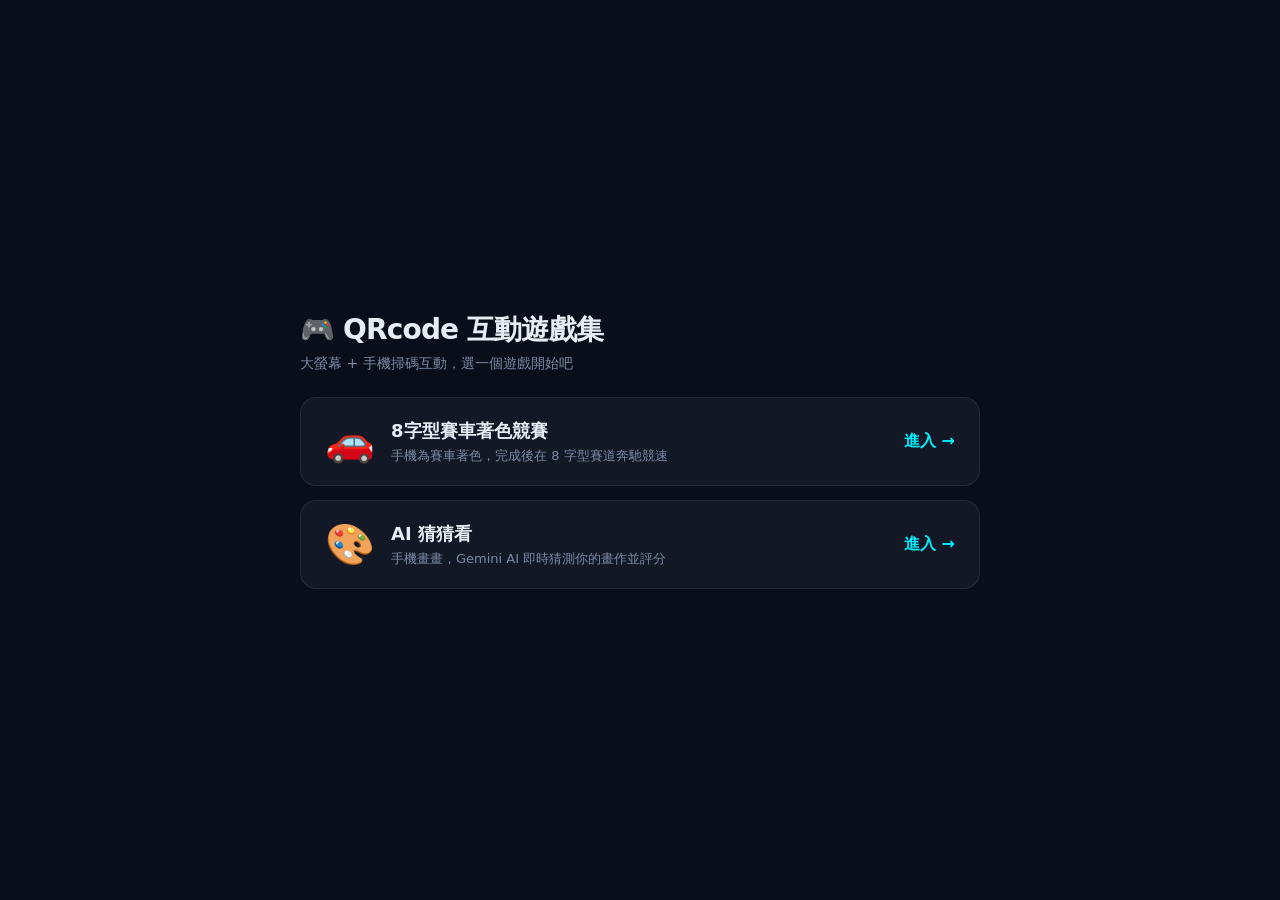
<file: index.html>
﻿<!doctype html>
<html lang="zh-Hant">
<head>
  <meta charset="utf-8">
  <meta name="viewport" content="width=device-width,initial-scale=1">
  <title>QRcode 互動遊戲集</title>
  <style>
    * { box-sizing: border-box; margin: 0; padding: 0; }
    body { font-family: Inter, 'Noto Sans TC', system-ui, sans-serif; background: #0a0e1a; color: #e8edf5; min-height: 100vh; display: flex; align-items: center; justify-content: center; padding: 24px; }
    .wrap { max-width: 680px; width: 100%; }
    h1 { font-size: 28px; font-weight: 900; letter-spacing: -.03em; margin-bottom: 6px; }
    p.sub { color: #7b89a6; font-size: 14px; margin-bottom: 24px; }
    .game {
      display: flex; align-items: center; gap: 16px;
      background: #131827; border: 1px solid rgba(255,255,255,.08);
      border-radius: 16px; padding: 20px 24px; text-decoration: none; color: inherit;
      transition: transform .2s, border-color .2s;
    }
    .game:hover { transform: translateY(-2px); border-color: #00f0ff; }
    .game .emoji { font-size: 40px; }
    .game h2 { font-size: 18px; font-weight: 800; }
    .game p { color: #7b89a6; font-size: 13px; margin-top: 4px; }
    .game .go { margin-left: auto; color: #00f0ff; font-weight: 800; }
    .game + .game { margin-top: 14px; }
  </style>
</head>
<body>
  <div class="wrap">
    <h1>&#127918; QRcode 互動遊戲集</h1>
    <p class="sub">大螢幕 + 手機掃碼互動，選一個遊戲開始吧</p>
    <a class="game" href="Car-Race-8/">
      <span class="emoji">&#128663;</span>
      <div>
        <h2>8字型賽車著色競賽</h2>
        <p>手機為賽車著色，完成後在 8 字型賽道奔馳競速</p>
      </div>
      <span class="go">進入 &#8594;</span>
    </a>
    <a class="game" href="AI-Pictionary/">
      <span class="emoji">&#127912;</span>
      <div>
        <h2>AI 猜猜看</h2>
        <p>手機畫畫，Gemini AI 即時猜測你的畫作並評分</p>
      </div>
      <span class="go">進入 &#8594;</span>
    </a>
  </div>
</body>
</html>
</file>
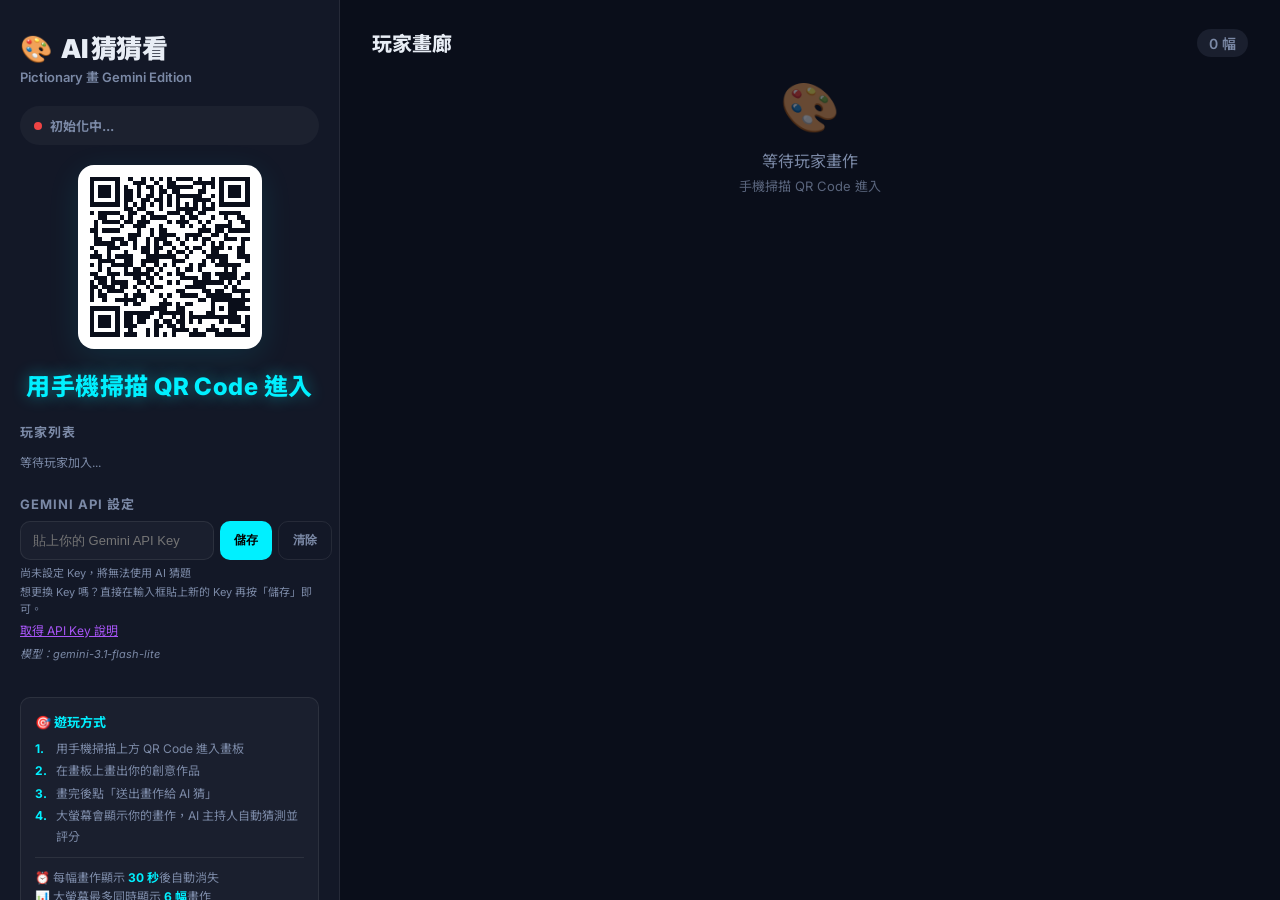
<file: AI-Pictionary/index.html>
﻿<!doctype html>
<html lang="zh-Hant">
<head>
  <meta charset="utf-8">
  <meta name="viewport" content="width=device-width,initial-scale=1">
  <title>AI 猜猜看 - Pictionary</title>
  <link rel="preconnect" href="https://fonts.googleapis.com">
  <link href="https://fonts.googleapis.com/css2?family=Inter:wght@400;600;800;900&family=Noto+Sans+TC:wght@400;700;900&display=swap" rel="stylesheet">
  <link rel="stylesheet" href="css/main-screen.css?v=9">
</head>
<body>
  <div class="app">
    <aside class="sidebar">
      <div class="sidebar-header">
        <h1><span class="icon">&#127912;</span> AI 猜猜看</h1>
        <p class="subtitle">Pictionary 畫 Gemini Edition</p>
      </div>

      <div id="connectionStatus" class="status-badge offline">
        <span class="dot"></span><span class="label"> 初始化中...</span>
      </div>

      <div class="qr-section">
        <div class="qr-frame">
          <div id="qrCodeContainer"></div>
        </div>
        <p class="hint">用手機掃描 QR Code 進入</p>
      </div>

      <div class="players-section">
        <h3>玩家列表</h3>
        <ul id="playerList" class="player-list">
          <li class="empty">等待玩家加入...</li>
        </ul>
      </div>

      <div class="api-section">
        <h3>Gemini API 設定</h3>
        <div class="input-group">
          <input id="apiKeyInput" type="password" placeholder="貼上你的 Gemini API Key">
          <button id="saveKeyBtn" class="btn-small">儲存</button>
          <button id="clearKeyBtn" class="btn-small btn-ghost">清除</button>
        </div>
        <p id="apiStatus" class="api-status"></p>
        <p class="api-hint">想更換 Key 嗎？直接在輸入框貼上新的 Key 再按「儲存」即可。</p>
        <a class="help-link" href="https://aistudio.google.com/apikey" target="_blank">取得 API Key 說明</a>
        <p id="modelName" class="model-name"></p>
      </div>

      <div class="how-to-play">
        <h3>&#127919; 遊玩方式</h3>
        <ol>
          <li>用手機掃描上方 QR Code 進入畫板</li>
          <li>在畫板上畫出你的創意作品</li>
          <li>畫完後點「送出畫作給 AI 猜」</li>
          <li>大螢幕會顯示你的畫作，AI 主持人自動猜測並評分</li>
        </ol>
        <div class="rules">
          <p>&#9200; 每幅畫作顯示 <strong>30 秒</strong>後自動消失</p>
          <p>&#128202; 大螢幕最多同時顯示 <strong>6 幅</strong>畫作</p>
        </div>
      </div>
    </aside>

    <main class="gallery">
      <div class="gallery-header">
        <h2>玩家畫廊</h2>
        <span id="drawingCount" class="count">0 幅</span>
      </div>
      <div id="galleryGrid" class="gallery-grid">
        <div class="empty-state">
          <div class="empty-icon">&#127912;</div>
          <p>等待玩家畫作</p>
          <p class="sub">手機掃描 QR Code 進入</p>
        </div>
      </div>
    </main>
  </div>

  <script src="vendor/ably.min.js?v=9"></script>
  <script src="vendor/qrcode.min.js?v=9"></script>
  <script src="js/main-screen.js?v=9"></script>
</body>
</html>
</file>
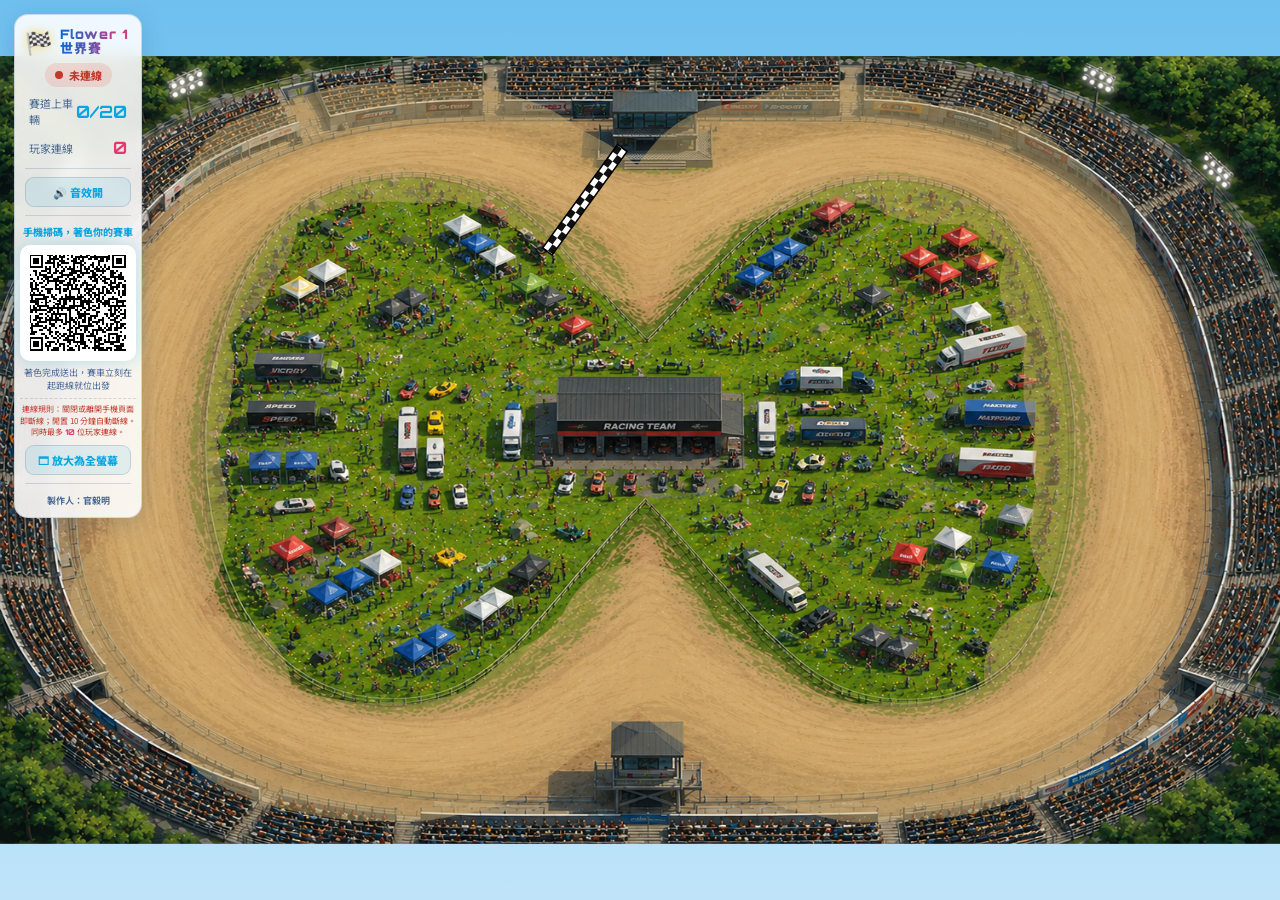
<file: Car-Race-8/index.html>
<!doctype html>
<html lang="zh-Hant">
<head>
  <meta charset="utf-8">
  <meta name="viewport" content="width=device-width,initial-scale=1">
  <title>Flower 1 世界賽</title>
  <link rel="preconnect" href="https://fonts.googleapis.com">
  <link href="https://fonts.googleapis.com/css2?family=Orbitron:wght@400;700;900&family=Noto+Sans+TC:wght@400;700;900&display=swap" rel="stylesheet">
  <link rel="stylesheet" href="css/main-screen.css?v=19">
</head>
<body>
  <div class="app">

    <!-- ═══════════ 大螢幕賽道場景（以 賽道2.png 為背景） ═══════════ -->
    <div class="stage">
      <svg id="sceneSvg" viewBox="0 0 1300 800" preserveAspectRatio="xMidYMid meet">
        <defs>
          <linearGradient id="skyGrad" x1="0" y1="0" x2="0" y2="1">
            <stop offset="0%" stop-color="#4aa8e0"/>
            <stop offset="60%" stop-color="#8fd0f5"/>
            <stop offset="100%" stop-color="#ccebff"/>
          </linearGradient>
          <!-- 賽車深色輪廓（極細）：dilate 0.19/0.13/0.06，深黑 -->
          <filter id="carOutline" x="-50%" y="-50%" width="200%" height="200%">
            <feMorphology operator="dilate" radius="0.19" in="SourceAlpha" result="outerDilate"/>
            <feFlood flood-color="#000000" flood-opacity="1"/>
            <feComposite operator="in" in2="outerDilate" result="outerBlack"/>
            <feMorphology operator="dilate" radius="0.13" in="SourceAlpha" result="midDilate"/>
            <feFlood flood-color="#000000" flood-opacity="1"/>
            <feComposite operator="in" in2="midDilate" result="midBlack"/>
            <feMorphology operator="dilate" radius="0.06" in="SourceAlpha" result="innerDilate"/>
            <feFlood flood-color="#000000" flood-opacity="1"/>
            <feComposite operator="in" in2="innerDilate" result="innerBlack"/>
            <feMerge>
              <feMergeNode in="outerBlack"/>
              <feMergeNode in="midBlack"/>
              <feMergeNode in="innerBlack"/>
              <feMergeNode in="SourceGraphic"/>
            </feMerge>
          </filter>
          <!-- 終點棋盤紋 -->
          <pattern id="checker" width="16" height="16" patternUnits="userSpaceOnUse">
            <rect width="8" height="8" fill="#111"/>
            <rect x="8" y="8" width="8" height="8" fill="#111"/>
            <rect x="8" width="8" height="8" fill="#fff"/>
            <rect y="8" width="8" height="8" fill="#fff"/>
          </pattern>
        </defs>

        <!-- 背景天空 -->
        <rect id="skyRect" x="0" y="0" width="1300" height="800" fill="url(#skyGrad)"/>

        <!-- 賽道底圖（最底層背景，全畫面） -->
        <image id="trackImage" href="賽道2.png?v=19" x="0" y="0" width="1300" height="800" preserveAspectRatio="none"/>

        <!-- 真正的跑道（在底圖上方） -->
        <g id="roadLayer"></g>

        <!-- 起跑棋盤線（右側） -->
        <g id="startGroup"></g>

        <!-- 賽車圖層（與跑道同一座標系） -->
        <g id="carLayer" class="car-layer"></g>
      </svg>

      <!-- ═══════════ 左側工具列（賽況 + QR 掃碼） ═══════════ -->
      <aside class="toolbar">
        <div class="toolbar-title">
          <span class="hud-logo">&#127937;</span>
          <div>
            <h1>Flower 1 世界賽</h1>
            <p>FLOWER 1 WORLD CUP</p>
          </div>
        </div>

        <div id="statusBadge" class="status-badge offline">
          <span class="dot"></span><span class="label"> 初始化中...</span>
        </div>

        <div class="hud-stat">
          <span>賽道上車輛</span>
          <b id="activeCars">0/20</b>
        </div>
        <div class="hud-stat">
          <span>玩家連線</span>
          <b id="playerCount">0</b>
        </div>

        <div class="toolbar-divider"></div>

        <button id="soundBtn" class="sound-btn" type="button">&#128266; 音效開</button>

        <div class="toolbar-divider"></div>

        <div class="qr-block">
          <div class="qr-label">手機掃碼，著色你的賽車</div>
          <div id="qrContainer" class="qr-frame"></div>
          <div class="qr-hint">著色完成送出，賽車立刻在起跑線就位出發</div>
          <div class="qr-rule">
            連線規則：關閉或離開手機頁面即斷線；閒置 10 分鐘自動斷線。<br>
            同時最多 <b>10</b> 位玩家連線。
          </div>
        </div>

        <button id="fullscreenBtn" class="fullscreen-btn" type="button">&#128470; 放大為全螢幕</button>

        <div class="toolbar-divider"></div>

        <div class="toolbar-credit">製作人：官毅明</div>
      </aside>
    </div>

  </div>

  <script src="vendor/gsap.min.js?v=2"></script>
  <script src="vendor/MotionPathPlugin.min.js?v=2"></script>
  <script src="vendor/ably.min.js?v=2"></script>
  <script src="vendor/qrcode.min.js?v=2"></script>
  <script src="js/track-path.js?v=12"></script>
  <script src="js/main-screen.js?v=19"></script>
</body>
</html>
</file>
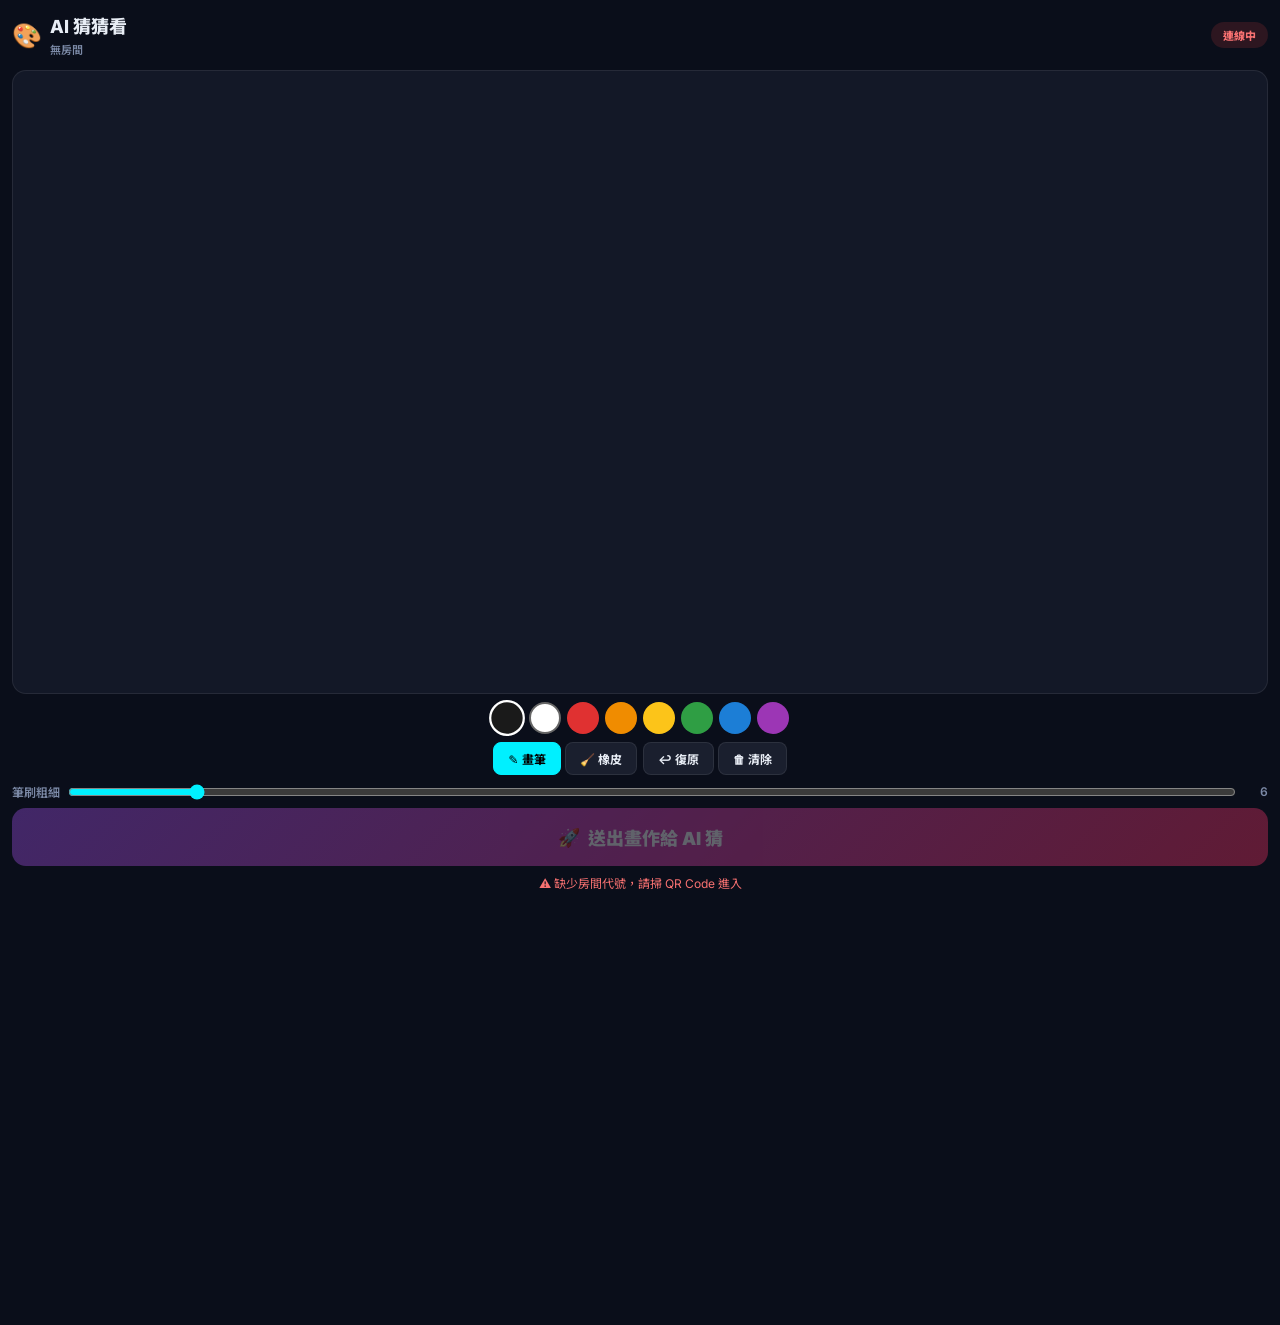
<file: AI-Pictionary/mobile.html>
﻿<!doctype html>
<html lang="zh-Hant">
<head>
  <meta charset="utf-8">
  <meta name="viewport" content="width=device-width,initial-scale=1,maximum-scale=1,user-scalable=no,viewport-fit=cover">
  <meta name="theme-color" content="#0a0e1a">
  <title>AI 猜猜看 - 畫板</title>
  <link rel="preconnect" href="https://fonts.googleapis.com">
  <link href="https://fonts.googleapis.com/css2?family=Inter:wght@400;600;800;900&family=Noto+Sans+TC:wght@400;700;900&display=swap" rel="stylesheet">
  <link rel="stylesheet" href="css/mobile.css?v=9">
</head>
<body>
  <div class="app-shell">
    <header class="top-bar">
      <div class="top-left">
        <span class="logo">&#127912;</span>
        <div>
          <h1>AI 猜猜看</h1>
          <span id="roomLabel" class="room-label"></span>
        </div>
      </div>
      <div id="connBadge" class="conn-badge offline">連線中</div>
    </header>

    <section class="canvas-wrap">
      <canvas id="drawCanvas" width="500" height="500"></canvas>
    </section>

    <section class="controls">
      <div class="palette" id="palette">
        <button class="swatch active" data-color="#1a1a1a" style="--c:#1a1a1a" aria-label="黑色"></button>
        <button class="swatch" data-color="#ffffff" style="--c:#fff;border-color:#666" aria-label="白色"></button>
        <button class="swatch" data-color="#e03131" style="--c:#e03131" aria-label="紅色"></button>
        <button class="swatch" data-color="#f08c00" style="--c:#f08c00" aria-label="橘色"></button>
        <button class="swatch" data-color="#fcc419" style="--c:#fcc419" aria-label="黃色"></button>
        <button class="swatch" data-color="#2f9e44" style="--c:#2f9e44" aria-label="綠色"></button>
        <button class="swatch" data-color="#1c7ed6" style="--c:#1c7ed6" aria-label="藍色"></button>
        <button class="swatch" data-color="#9c36b5" style="--c:#9c36b5" aria-label="紫色"></button>
      </div>

      <div class="tool-row">
        <div class="btn-group">
          <button id="brushBtn" class="tool-btn active">&#9998; 畫筆</button>
          <button id="eraserBtn" class="tool-btn">&#129529; 橡皮</button>
        </div>
        <div class="btn-group">
          <button id="undoBtn" class="tool-btn">&#8617; 復原</button>
          <button id="clearBtn" class="tool-btn">&#128465; 清除</button>
        </div>
      </div>

      <div class="size-row">
        <label>筆刷粗細</label>
        <input id="sizeSlider" type="range" min="2" max="40" value="6">
        <output id="sizeDisplay">6</output>
      </div>
    </section>

    <button id="submitBtn" class="submit-btn" disabled>
      <span>&#128640;</span> 送出畫作給 AI 猜
    </button>

    <p id="statusMsg" class="status-msg">請在畫板上揮灑創意</p>
  </div>

  <script src="vendor/ably.min.js?v=9"></script>
  <script src="js/mobile.js?v=9"></script>
</body>
</html>
</file>
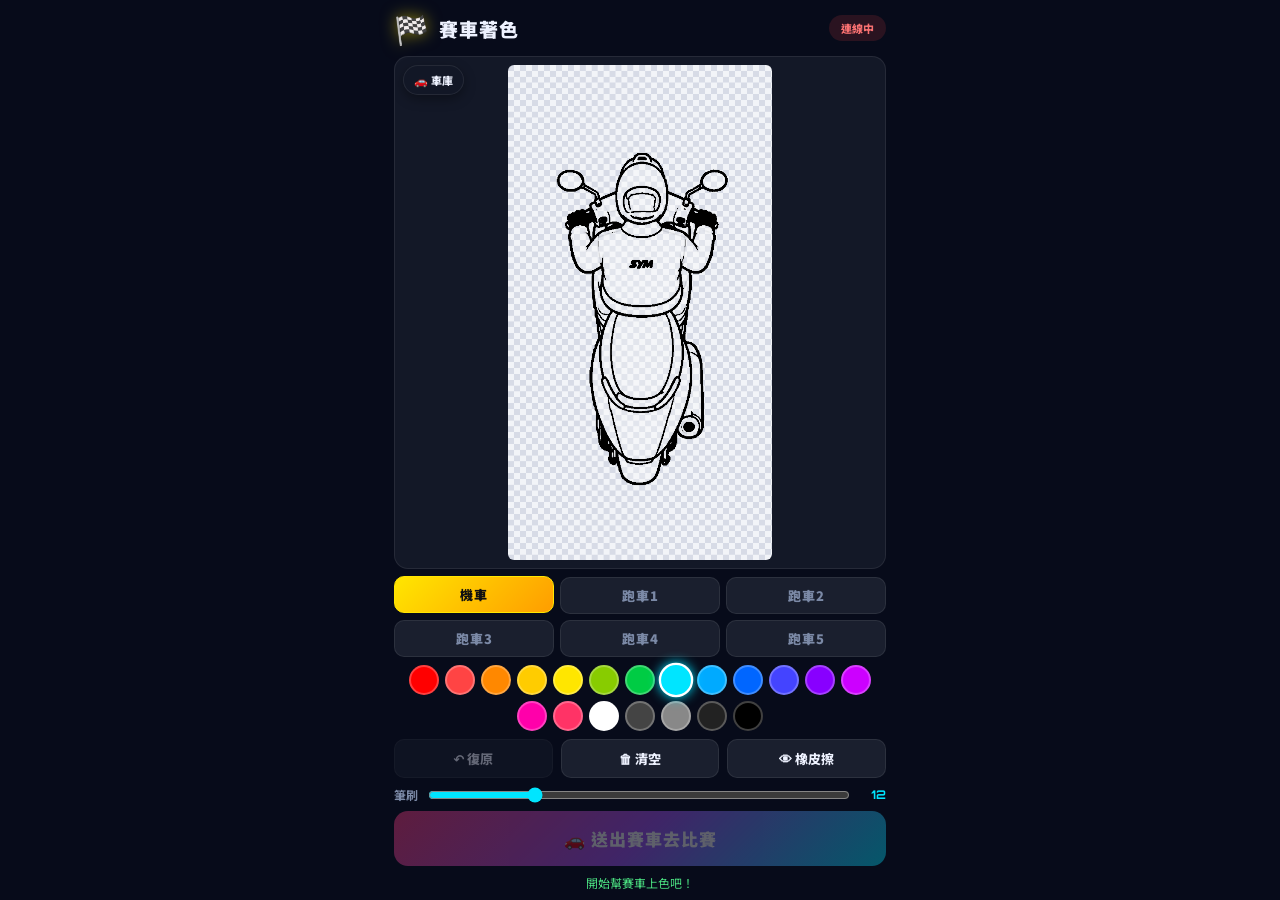
<file: Car-Race-8/mobile.html>
<!doctype html>
<html lang="zh-Hant">
<head>
  <meta charset="utf-8">
  <meta name="viewport" content="width=device-width,initial-scale=1,maximum-scale=1,user-scalable=no">
  <title>賽車著色</title>
  <link rel="preconnect" href="https://fonts.googleapis.com">
  <link href="https://fonts.googleapis.com/css2?family=Orbitron:wght@400;700;900&family=Noto+Sans+TC:wght@400;700;900&display=swap" rel="stylesheet">
  <link rel="stylesheet" href="css/mobile.css?v=17">
</head>
<body>
  <div class="app-shell">

    <div class="top-bar">
      <div class="top-left">
        <span class="logo">&#127937;</span>
        <div>
          <h1>賽車著色</h1>
        </div>
      </div>
      <div id="connBadge" class="conn-badge offline">連線中</div>
    </div>

    <div class="canvas-wrap">
      <button id="garageToggle" class="garage-toggle">&#128663; 車庫</button>
      <div class="garage-section" id="garageSection">
        <div class="garage-title">我的車庫 <span>送出後自動存入，最多 3 台</span></div>
        <div class="garage-list" id="garageList"></div>
      </div>
      <div class="canvas-box" id="canvasBox">
        <canvas id="guideCanvas"></canvas>
        <canvas id="drawCanvas"></canvas>
        <canvas id="lineCanvas"></canvas>
      </div>
    </div>

    <div class="car-select" id="carSelect"></div>

    <div class="palette" id="palette"></div>

    <div class="tool-row">
      <button id="undoBtn" class="tool-btn">&#8630; 復原</button>
      <button id="clearBtn" class="tool-btn">&#128465; 清空</button>
      <button id="eraserBtn" class="tool-btn">&#128065; 橡皮擦</button>
    </div>

    <div class="size-row">
      <span>筆刷</span>
      <input type="range" id="sizeSlider" min="3" max="40" value="12" step="1">
      <output id="sizeDisplay">12</output>
    </div>

    <button id="submitBtn" class="submit-btn" disabled>
      &#128663; 送出賽車去比賽
    </button>

    <div class="status-msg" id="statusMsg">請掃描大螢幕 QR Code</div>
  </div>

  <div id="successModal" class="modal hidden">
    <div class="modal-box">
      <div class="modal-emoji">&#127937;</div>
      <h2>賽車出發啦！</h2>
      <p>你的賽車已送上大螢幕的 Flower 1 世界賽，快抬頭看它奔馳！</p>
      <button id="againBtn" class="modal-btn">再畫一台</button>
    </div>
  </div>

  <div id="disconnectModal" class="modal hidden">
    <div class="modal-box">
      <div class="modal-emoji">&#128680;</div>
      <h2 id="discTitle">連線中斷</h2>
      <p id="discText"></p>
      <button id="discOkBtn" class="modal-btn">知道了</button>
    </div>
  </div>

  <script src="vendor/ably.min.js?v=1"></script>
  <script src="js/mobile.js?v=17"></script>
</body>
</html>
</file>
<file: AI-Pictionary/css/main-screen.css>
:root {
  --bg: #0a0e1a;
  --surface: #131827;
  --card: #1a1f2e;
  --border: rgba(255,255,255,.08);
  --text: #e8edf5;
  --muted: #7b89a6;
  --accent: #00f0ff;
  --accent2: #a855f7;
  --accent3: #ff3366;
  --radius: 16px;
  --radius-sm: 10px;
}
* { box-sizing: border-box; margin: 0; padding: 0; }
html, body { height: 100%; font-family: Inter, 'Noto Sans TC', system-ui, sans-serif; background: var(--bg); color: var(--text); }
.app { display: flex; height: 100vh; overflow: hidden; }

.sidebar {
  width: 340px; min-width: 340px;
  padding: 28px 20px;
  background: var(--surface);
  border-right: 1px solid var(--border);
  display: flex; flex-direction: column; gap: 20px;
  overflow-y: auto;
}
.sidebar-header h1 { font-size: 26px; font-weight: 900; letter-spacing: -.03em; }
.sidebar-header .icon { margin-right: 6px; }
.subtitle { color: var(--muted); font-size: 13px; font-weight: 600; margin-top: 2px; }

.status-badge {
  display: flex; align-items: center; gap: 8px;
  padding: 10px 14px; border-radius: 999px;
  font-size: 13px; font-weight: 700;
  background: rgba(255,255,255,.04);
  color: var(--muted);
}
.status-badge .dot { width: 8px; height: 8px; border-radius: 50%; background: #666; }
.status-badge.online .dot { background: #22c55e; box-shadow: 0 0 12px #22c55e; }
.status-badge.offline .dot { background: #ef4444; }
.status-badge.ready .dot { background: var(--accent); box-shadow: 0 0 12px var(--accent); }

.qr-section { text-align: center; }
.qr-frame {
  display: inline-block; padding: 12px;
  background: white; border-radius: var(--radius);
  box-shadow: 0 8px 32px rgba(0,240,255,.1);
}
.qr-frame canvas { display: block; width: 160px; height: 160px; border-radius: 8px; }
.hint { color: var(--accent); font-size: 24px; font-weight: 800; margin-top: 14px; text-shadow: 0 0 16px rgba(0,240,255,.45); letter-spacing: .02em; }

.players-section h3, .api-section h3 { font-size: 13px; font-weight: 700; color: var(--muted); text-transform: uppercase; letter-spacing: .08em; margin-bottom: 8px; }
.player-list { list-style: none; display: flex; flex-direction: column; gap: 6px; }
.player-list li { padding: 8px 12px; background: var(--card); border-radius: var(--radius-sm); font-size: 14px; font-weight: 600; display: flex; align-items: center; gap: 8px; }
.player-list li::before { content: ''; width: 6px; height: 6px; border-radius: 50%; background: #22c55e; }
.player-list .empty { color: var(--muted); font-weight: 400; font-size: 12px; background: none; padding: 4px 0; }
.player-list .empty::before { display: none; }

.input-group { display: flex; gap: 6px; }
.input-group input {
  flex: 1; padding: 10px 12px;
  background: var(--card); border: 1px solid var(--border); border-radius: var(--radius-sm);
  color: var(--text); font-size: 13px; outline: none;
}
.input-group input:focus { border-color: var(--accent); }
.btn-small {
  padding: 10px 14px; border: none; border-radius: var(--radius-sm);
  background: var(--accent); color: #000; font-weight: 800; font-size: 12px;
  cursor: pointer; white-space: nowrap;
}
.btn-small:hover { opacity: .85; }
.btn-ghost {
  background: transparent; color: var(--muted);
  border: 1px solid var(--border);
}
.btn-ghost:hover { color: var(--accent3); border-color: var(--accent3); }
.api-hint { font-size: 11px; color: var(--muted); margin-top: 4px; line-height: 1.5; }
.api-status { font-size: 11px; color: var(--muted); margin-top: 4px; }
.api-status.ok { color: #22c55e; }
.api-status.err { color: var(--accent3); }
.help-link { display: inline-block; font-size: 12px; color: var(--accent2); margin-top: 4px; }
.model-name { font-size: 11px; color: var(--muted); margin-top: 6px; font-style: italic; }

.how-to-play {
  margin-top: 16px; padding: 14px;
  background: var(--card); border-radius: var(--radius-sm);
  border: 1px solid var(--border);
}
.how-to-play h3 { font-size: 13px; font-weight: 700; margin-bottom: 8px; color: var(--accent); }
.how-to-play ol {
  list-style: none;
  counter-reset: steps;
  padding-left: 0;
  font-size: 12px; color: var(--muted); line-height: 1.7;
}
.how-to-play ol li {
  counter-increment: steps;
  position: relative;
  padding-left: 21px;
  margin-bottom: 2px;
}
.how-to-play ol li::before {
  content: counter(steps) ". ";
  position: absolute;
  left: 0;
  top: 0;
  font-weight: 700;
  color: var(--accent);
}
.how-to-play .rules {
  margin-top: 10px; padding-top: 10px;
  border-top: 1px solid var(--border);
}
.how-to-play .rules p {
  font-size: 12px; color: var(--muted); line-height: 1.6;
}
.how-to-play .rules strong { color: var(--accent); }

/* Gallery */
.gallery {
  flex: 1; display: flex; flex-direction: column;
  padding: 28px 32px; overflow: hidden;
}
.gallery-header { display: flex; align-items: center; justify-content: space-between; margin-bottom: 20px; }
.gallery-header h2 { font-size: 20px; font-weight: 800; }
.count { font-size: 14px; color: var(--muted); font-weight: 600; background: var(--card); padding: 4px 12px; border-radius: 999px; }

.gallery-grid {
  flex: 1; display: grid;
  grid-template-columns: repeat(auto-fill, minmax(240px, 1fr));
  gap: 16px; align-content: start;
  overflow-y: auto;
  scrollbar-width: thin;
  scrollbar-color: var(--border) transparent;
}

.drawing-card {
  background: var(--card); border-radius: var(--radius);
  border: 1px solid var(--border);
  overflow: hidden;
  display: flex; flex-direction: column;
  animation: fadeUp .4s ease;
}
@keyframes fadeUp { from { opacity: 0; transform: translateY(12px); } to { opacity: 1; transform: translateY(0); } }
.drawing-card .thumb {
  width: 100%; aspect-ratio: 1;
  object-fit: contain; background: #f8f9fa;
  display: block;
}
.drawing-card .card-body { padding: 12px 14px; }
.drawing-card .player-name { font-size: 12px; color: var(--accent); font-weight: 700; margin-bottom: 6px; }
.drawing-card .ai-thinking {
  display: flex; align-items: center; gap: 8px;
  font-size: 13px; color: var(--muted);
}
.drawing-card .spinner { width: 14px; height: 14px; border: 2px solid var(--border); border-top-color: var(--accent); border-radius: 50%; animation: spin .7s linear infinite; }
@keyframes spin { to { transform: rotate(360deg); } }
.drawing-card .ai-result { font-size: 14px; line-height: 1.5; }
.drawing-card .ai-result .guess { font-weight: 800; color: var(--accent2); }
.drawing-card .ai-result .score { display: inline-block; margin-top: 4px; font-size: 16px; }
.drawing-card .ai-result .comment { color: var(--muted); font-size: 13px; margin-top: 4px; }

.empty-state {
  grid-column: 1 / -1;
  display: flex; flex-direction: column; align-items: center; justify-content: center;
  height: 100%; color: var(--muted); text-align: center;
}
.empty-state .empty-icon { font-size: 48px; margin-bottom: 12px; opacity: .4; }
.empty-state p { font-size: 16px; }
.empty-state .sub { font-size: 13px; margin-top: 4px; opacity: .7; }
</file>
<file: Car-Race-8/css/main-screen.css>
:root {
  --bg: #bfe4fa;
  --surface: rgba(255, 255, 255, .88);
  --border: rgba(20, 60, 110, .16);
  --text: #12325f;
  --muted: #4a6a94;
  --cyan: #0aa6e0;
  --pink: #e8366f;
  --yellow: #f5b800;
  --green: #16a34a;
}

* { box-sizing: border-box; margin: 0; padding: 0; }
html, body {
  height: 100%; overflow: hidden;
  font-family: 'Noto Sans TC', 'Orbitron', system-ui, sans-serif;
  background: var(--bg); color: var(--text);
}
button { font: inherit; -webkit-tap-highlight-color: transparent; }

.app { width: 100vw; height: 100vh; display: grid; place-items: center; }

/* ═══════ 場景 ═══════ */
.stage {
  position: relative;
  width: 100%;
  height: 100%;
  max-width: 1600px;
  overflow: hidden;
  background: linear-gradient(180deg, #6fc0ef 0%, #bfe4fa 100%);
}
#sceneSvg {
  position: absolute; inset: 0;
  width: 100%; height: 100%;
  display: block;
}

.car-layer {
  pointer-events: none;
}

/* ═══════ 左側工具列（賽況 + QR，窄版靠左上不擋跑道） ═══════ */
.toolbar {
  position: absolute; top: 14px; left: 14px;
  transform: none;
  z-index: 20;
  background: var(--surface);
  border: 1px solid var(--border);
  border-radius: 14px;
  padding: 10px;
  backdrop-filter: blur(8px);
  width: 128px;
  box-shadow: 0 6px 24px rgba(18,50,95,.18);
  display: flex; flex-direction: column; gap: 6px;
  align-items: center;
}
.toolbar-title { display: flex; align-items: center; gap: 8px; width: 100%; }
.hud-logo { font-size: 22px; filter: drop-shadow(0 0 6px rgba(245,184,0,.55)); }
.toolbar-title h1 {
  font-family: 'Orbitron', 'Noto Sans TC', sans-serif;
  font-size: 13px; font-weight: 900; letter-spacing: 1px;
  line-height: 1.1;
  background: linear-gradient(90deg, #0a6bd6, #e8366f);
  -webkit-background-clip: text; background-clip: text;
  -webkit-text-fill-color: transparent;
}
.toolbar-title p { display: none; }

.status-badge {
  display: inline-flex; align-items: center; gap: 6px;
  padding: 4px 10px; border-radius: 999px;
  font-size: 11px; font-weight: 800;
}
.status-badge .dot { width: 8px; height: 8px; border-radius: 50%; background: #8aa0bf; }
.status-badge.online { background: rgba(22,163,74,.14); color: var(--green); }
.status-badge.online .dot { background: var(--green); box-shadow: 0 0 8px var(--green); }
.status-badge.ready { background: rgba(10,166,224,.14); color: var(--cyan); }
.status-badge.ready .dot { background: var(--cyan); box-shadow: 0 0 8px var(--cyan); }
.status-badge.offline { background: rgba(239,68,68,.14); color: #c0392b; }
.status-badge.offline .dot { background: #c0392b; }

.hud-stat {
  display: flex; justify-content: space-between; align-items: center;
  width: 100%;
  padding: 2px 4px; font-size: 11px; color: var(--muted);
}
.hud-stat b {
  font-family: 'Orbitron'; font-size: 17px; color: var(--text);
}
.hud-stat:nth-child(3) b { color: var(--cyan); }
.hud-stat:nth-child(4) b { color: var(--pink); }

.toolbar-divider {
  height: 1px; width: 100%;
  background: var(--border);
  margin: 2px 0;
}

/* 音效開關按鈕 */
.sound-btn {
  width: 100%;
  padding: 6px 4px;
  border: 1px solid var(--border); border-radius: 9px;
  background: rgba(10,166,224,.1); color: var(--cyan);
  font-size: 11px; font-weight: 800;
  cursor: pointer;
  transition: background .15s, color .15s;
}
.sound-btn.muted {
  background: rgba(239,68,68,.12); color: #c0392b;
  border-color: rgba(239,68,68,.3);
}

/* 全螢幕切換按鈕 */
.fullscreen-btn {
  width: 100%;
  padding: 6px 4px;
  border: 1px solid var(--border); border-radius: 9px;
  background: rgba(10,166,224,.1); color: var(--cyan);
  font-size: 11px; font-weight: 800;
  cursor: pointer;
  transition: background .15s, color .15s;
}
.fullscreen-btn.fs-on {
  background: rgba(22,163,74,.14); color: var(--green);
  border-color: rgba(22,163,74,.3);
}

/* QR 掃碼區塊 */
.qr-block {
  display: flex; flex-direction: column; align-items: center; gap: 6px;
}
.qr-label { font-size: 10px; font-weight: 800; color: var(--cyan); text-align: center; }
.qr-frame {
  background: #fff; padding: 6px; border-radius: 10px;
  width: 116px; height: 116px;
  display: grid; place-items: center;
  box-shadow: 0 0 16px rgba(10,166,224,.28);
}
.qr-frame img { display: block; }
.qr-hint { font-size: 9px; color: var(--muted); text-align: center; line-height: 1.4; }
.qr-rule {
  font-size: 8px; color: #c0392b;
  text-align: center; line-height: 1.45;
  border-top: 1px dashed var(--border);
  padding-top: 4px;
}
.qr-rule b { color: #e8366f; font-family: 'Orbitron'; }

/* 製作人註記（工具列最下方） */
.toolbar-credit {
  font-size: 9px; font-weight: 700; color: var(--muted);
  text-align: center; width: 100%;
  padding: 2px 0 0;
}

@media (max-width: 1100px) {
  .toolbar { left: 8px; top: 8px; width: 116px; padding: 8px; }
  .qr-frame { width: 104px; height: 104px; }
}
</file>
<file: AI-Pictionary/css/mobile.css>
:root {
  --bg: #0a0e1a;
  --surface: #131827;
  --card: #1a1f2e;
  --border: rgba(255,255,255,.08);
  --text: #e8edf5;
  --muted: #7b89a6;
  --accent: #00f0ff;
  --accent2: #a855f7;
  --accent3: #ff3366;
  --radius: 14px;
  --radius-sm: 10px;
}
* { box-sizing: border-box; margin: 0; padding: 0; }
html, body {
  height: 100%; overflow: hidden;
  font-family: Inter, 'Noto Sans TC', system-ui, sans-serif;
  background: var(--bg); color: var(--text);
  touch-action: none;
  -webkit-user-select: none; user-select: none;
}
button { font: inherit; -webkit-tap-highlight-color: transparent; touch-action: manipulation; }

.app-shell {
  height: 100dvh;
  display: flex; flex-direction: column;
  padding: max(8px, env(safe-area-inset-top)) 12px max(8px, env(safe-area-inset-bottom));
  gap: 8px;
}

.top-bar {
  display: flex; align-items: center; justify-content: space-between;
  padding: 4px 0;
}
.top-left { display: flex; align-items: center; gap: 8px; }
.top-left .logo { font-size: 24px; }
.top-left h1 { font-size: 18px; font-weight: 800; }
.room-label { font-size: 11px; color: var(--muted); font-weight: 600; }
.conn-badge {
  padding: 5px 12px; border-radius: 999px;
  font-size: 11px; font-weight: 800;
}
.conn-badge.online { background: rgba(34,197,94,.15); color: #4ade80; }
.conn-badge.offline { background: rgba(239,68,68,.15); color: #f87171; }

.canvas-wrap {
  flex: 1; display: grid; place-items: center;
  background: var(--surface); border-radius: var(--radius);
  border: 1px solid var(--border);
  min-height: 0;
}
#drawCanvas {
  display: block;
  width: 100%; height: 100%;
  border-radius: 8px;
  touch-action: none;
  cursor: crosshair;
}

.controls { display: flex; flex-direction: column; gap: 8px; }

.palette { display: flex; gap: 6px; justify-content: center; }
.swatch {
  width: 32px; height: 32px; padding: 0;
  border: 2px solid transparent; border-radius: 50%;
  background: var(--c);
  cursor: pointer;
}
.swatch.active { border-color: white; transform: scale(1.12); }

.tool-row { display: flex; gap: 6px; justify-content: center; }
.btn-group { display: flex; gap: 4px; }
.tool-btn {
  padding: 7px 14px;
  border: 1px solid var(--border); border-radius: 8px;
  background: var(--card); color: var(--text);
  font-size: 12px; font-weight: 700;
  cursor: pointer;
}
.tool-btn.active { background: var(--accent); color: #000; border-color: var(--accent); }

.size-row {
  display: flex; align-items: center; gap: 8px;
  color: var(--muted); font-size: 12px; font-weight: 600;
}
.size-row input { flex: 1; accent-color: var(--accent); }
.size-row output { min-width: 24px; text-align: right; font-variant-numeric: tabular-nums; }

.submit-btn {
  padding: 16px; border: none; border-radius: var(--radius);
  background: linear-gradient(135deg, var(--accent2), var(--accent3));
  color: white; font-size: 18px; font-weight: 900;
  cursor: pointer; display: flex; align-items: center; justify-content: center; gap: 8px;
  box-shadow: 0 8px 24px rgba(168,85,247,.3);
}
.submit-btn:disabled { opacity: .35; box-shadow: none; }
.submit-btn:not(:disabled):active { transform: scale(.97); }

.status-msg {
  text-align: center; font-size: 12px; color: var(--muted);
  min-height: 18px;
}
.status-msg.err { color: #f87171; }
.status-msg.ok { color: #4ade80; }

@media (max-height: 640px) {
  .palette { gap: 4px; }
  .swatch { width: 26px; height: 26px; }
  .tool-btn { padding: 5px 10px; font-size: 11px; }
  .submit-btn { padding: 12px; font-size: 15px; }
}
</file>
<file: Car-Race-8/css/mobile.css>
:root {
  --bg: #070b1a;
  --surface: #131827;
  --card: #1a1f2e;
  --border: rgba(255,255,255,.08);
  --text: #eef2ff;
  --muted: #7b89a6;
  --cyan: #00e5ff;
  --pink: #ff3d81;
  --yellow: #ffe600;
  --green: #4ade80;
  --radius: 14px;
}

* { box-sizing: border-box; margin: 0; padding: 0; }
html, body {
  height: 100%; overflow: hidden;
  font-family: 'Noto Sans TC', 'Orbitron', system-ui, sans-serif;
  background: var(--bg); color: var(--text);
  touch-action: none;
  -webkit-user-select: none; user-select: none;
}
button { font: inherit; -webkit-tap-highlight-color: transparent; touch-action: manipulation; }
input { touch-action: manipulation; }

.app-shell {
  height: 100dvh;
  display: flex; flex-direction: column;
  padding: max(8px, env(safe-area-inset-top)) 14px max(8px, env(safe-area-inset-bottom));
  gap: 8px;
  max-width: 520px;
  margin: 0 auto;
}

/* 頂欄 */
.top-bar {
  display: flex; align-items: center; justify-content: space-between;
}
.top-left { display: flex; align-items: center; gap: 10px; }
.top-left .logo { font-size: 28px; filter: drop-shadow(0 0 8px rgba(255,229,0,.5)); }
.top-left h1 { font-size: 19px; font-weight: 900; letter-spacing: 1px; }
.conn-badge {
  padding: 5px 12px; border-radius: 999px;
  font-size: 11px; font-weight: 800; white-space: nowrap;
}
.conn-badge.online { background: rgba(34,197,94,.15); color: var(--green); }
.conn-badge.offline { background: rgba(239,68,68,.15); color: #f87171; }

/* 畫布 */
.canvas-wrap {
  position: relative;
  flex: 1; min-height: 0;
  display: flex; align-items: center; justify-content: center;
  gap: 8px;
  padding: 8px;
  background: var(--surface);
  border: 1px solid var(--border);
  border-radius: var(--radius);
  overflow: hidden;
}
.canvas-box {
  position: relative;
  max-width: 100%;
  max-height: 100%;
  aspect-ratio: 619 / 1189;
  flex-shrink: 1;
  min-width: 0;
}
#guideCanvas, #drawCanvas, #lineCanvas {
  position: absolute; inset: 0;
  width: 100%; height: 100%;
  display: block;
  border-radius: 6px;
  touch-action: none;
}
#drawCanvas { cursor: crosshair; z-index: 2; }
#guideCanvas { z-index: 1; }
#lineCanvas { z-index: 3; pointer-events: none; }

/* 車庫（左側直立工具列，預設隱藏） */
.garage-toggle {
  position: absolute; top: 8px; left: 8px; z-index: 30;
  padding: 6px 10px;
  border: 1px solid var(--border); border-radius: 999px;
  background: rgba(19,24,39,.92); color: var(--text);
  font-size: 11px; font-weight: 800;
  cursor: pointer;
  box-shadow: 0 4px 12px rgba(0,0,0,.35);
  backdrop-filter: blur(4px);
  transition: background .15s, color .15s;
}
.garage-toggle.active {
  background: linear-gradient(135deg, var(--yellow), #ff9d00);
  color: #111; border-color: var(--yellow);
}
.garage-section {
  flex-shrink: 0;
  align-self: stretch;
  display: none;
  flex-direction: column; gap: 6px;
  width: 132px;
  padding: 46px 8px 8px;   /* 上方預留給「車庫」按鈕 */
  background: rgba(19,24,39,.97);
  border: 1px solid var(--border);
  border-radius: 12px;
  box-shadow: 0 10px 26px rgba(0,0,0,.5);
  overflow: hidden;
}
.garage-section.open { display: flex; animation: garageSlide .25s ease-out; }
@keyframes garageSlide {
  from { transform: translateX(-12px); opacity: 0; }
  to   { transform: translateX(0); opacity: 1; }
}
.garage-title {
  font-size: 11px; font-weight: 800; color: var(--muted);
  text-align: center; line-height: 1.4;
}
.garage-title span { display: block; font-size: 9px; font-weight: 600; opacity: .8; }
.garage-list {
  flex: 1; min-height: 0;
  display: flex; flex-direction: column; gap: 8px;
  overflow-y: auto; overflow-x: hidden;
  padding: 2px;
}
.garage-list::-webkit-scrollbar { width: 4px; }
.garage-list::-webkit-scrollbar-thumb { background: rgba(255,255,255,.15); border-radius: 4px; }
.garage-card {
  flex-shrink: 0;
  width: 100%;
  background: var(--card);
  border: 1px solid var(--border);
  border-radius: 10px;
  padding: 5px;
  display: flex; flex-direction: column; gap: 4px;
  align-items: center;
}
.garage-card img {
  width: 52px; height: 52px; object-fit: contain;
  background: #fff; border-radius: 6px;
}
.garage-meta { font-size: 9px; font-weight: 800; color: var(--muted); }
.garage-send {
  width: 100%; padding: 4px 0;
  border: none; border-radius: 7px;
  background: linear-gradient(135deg, var(--yellow), #ff9d00);
  color: #111; font-size: 11px; font-weight: 900;
  cursor: pointer;
}
.garage-send:disabled { opacity: .4; cursor: not-allowed; }
.garage-empty { font-size: 10px; color: var(--muted); padding: 8px 2px; text-align: center; line-height: 1.5; }

/* 車款選擇 */
.car-select {
  display: flex; flex-wrap: wrap; gap: 6px; justify-content: center;
}
.car-type-btn {
  flex: 1 1 calc(33.333% - 6px);
  min-width: 72px;
  padding: 8px 4px;
  border: 1px solid var(--border); border-radius: 10px;
  background: var(--card); color: var(--muted);
  font-size: 13px; font-weight: 900;
  cursor: pointer;
  letter-spacing: 1px;
  transition: background .15s, color .15s, transform .1s;
}
.car-type-btn.active {
  background: linear-gradient(135deg, var(--yellow), #ff9d00);
  color: #111; border-color: var(--yellow);
  transform: translateY(-1px);
}

/* 色盤 */
.palette {
  display: flex; flex-wrap: wrap; gap: 6px;
  justify-content: center;
}
.swatch {
  width: 30px; height: 30px; padding: 0;
  border: 2px solid rgba(255,255,255,.25); border-radius: 50%;
  background: var(--c);
  cursor: pointer;
  flex-shrink: 0;
}
.swatch.active { border-color: #fff; transform: scale(1.15); box-shadow: 0 0 10px var(--c); }

/* 工具列 */
.tool-row { display: flex; gap: 8px; justify-content: center; }
.tool-btn {
  flex: 1;
  padding: 9px 6px;
  border: 1px solid var(--border); border-radius: 10px;
  background: var(--card); color: var(--text);
  font-size: 13px; font-weight: 800;
  cursor: pointer;
}
.tool-btn.active { background: var(--cyan); color: #000; border-color: var(--cyan); }
.tool-btn:disabled { opacity: .4; cursor: not-allowed; }

.size-row {
  display: flex; align-items: center; gap: 10px;
  color: var(--muted); font-size: 12px; font-weight: 700;
}
.size-row input { flex: 1; accent-color: var(--cyan); }
.size-row output {
  min-width: 26px; text-align: right;
  font-family: 'Orbitron'; color: var(--cyan);
}

/* 送出 */
.submit-btn {
  padding: 15px;
  border: none; border-radius: var(--radius);
  background: linear-gradient(135deg, var(--pink), #a855f7, var(--cyan));
  color: #fff; font-size: 17px; font-weight: 900;
  cursor: pointer;
  letter-spacing: 1px;
  box-shadow: 0 8px 26px rgba(255,61,129,.35);
}
.submit-btn:disabled { opacity: .35; box-shadow: none; }
.submit-btn:not(:disabled):active { transform: scale(.97); }

.status-msg {
  text-align: center; font-size: 12px; color: var(--muted);
  min-height: 18px;
}
.status-msg.err { color: #f87171; }
.status-msg.ok { color: var(--green); }

/* 成功 Modal */
.modal {
  position: fixed; inset: 0; z-index: 50;
  display: grid; place-items: center;
  background: rgba(7,11,26,.88); backdrop-filter: blur(6px);
  padding: 24px;
}
.modal.hidden { display: none; }
.modal-box {
  background: var(--surface);
  border: 1px solid var(--border);
  border-radius: 20px;
  padding: 30px 26px;
  text-align: center;
  max-width: 320px;
  animation: modalPop .45s cubic-bezier(.2,1.3,.4,1) both;
}
.modal-emoji { font-size: 58px; filter: drop-shadow(0 0 18px rgba(255,229,0,.7)); }
.modal-box h2 { font-size: 22px; margin: 10px 0 6px; font-weight: 900; }
.modal-box p { font-size: 13px; color: var(--muted); line-height: 1.7; margin-bottom: 20px; }
.modal-btn {
  width: 100%; padding: 13px;
  border: none; border-radius: 12px;
  background: linear-gradient(135deg, var(--cyan), #2563eb);
  color: #04121c; font-size: 15px; font-weight: 900;
  cursor: pointer;
}
@keyframes modalPop {
  from { transform: scale(.6) translateY(20px); opacity: 0; }
  to   { transform: scale(1) translateY(0); opacity: 1; }
}

@media (max-height: 700px) {
  .palette { gap: 4px; }
  .swatch { width: 26px; height: 26px; }
  .tool-btn { padding: 7px 4px; font-size: 12px; }
  .submit-btn { padding: 12px; font-size: 15px; }
}
</file>
